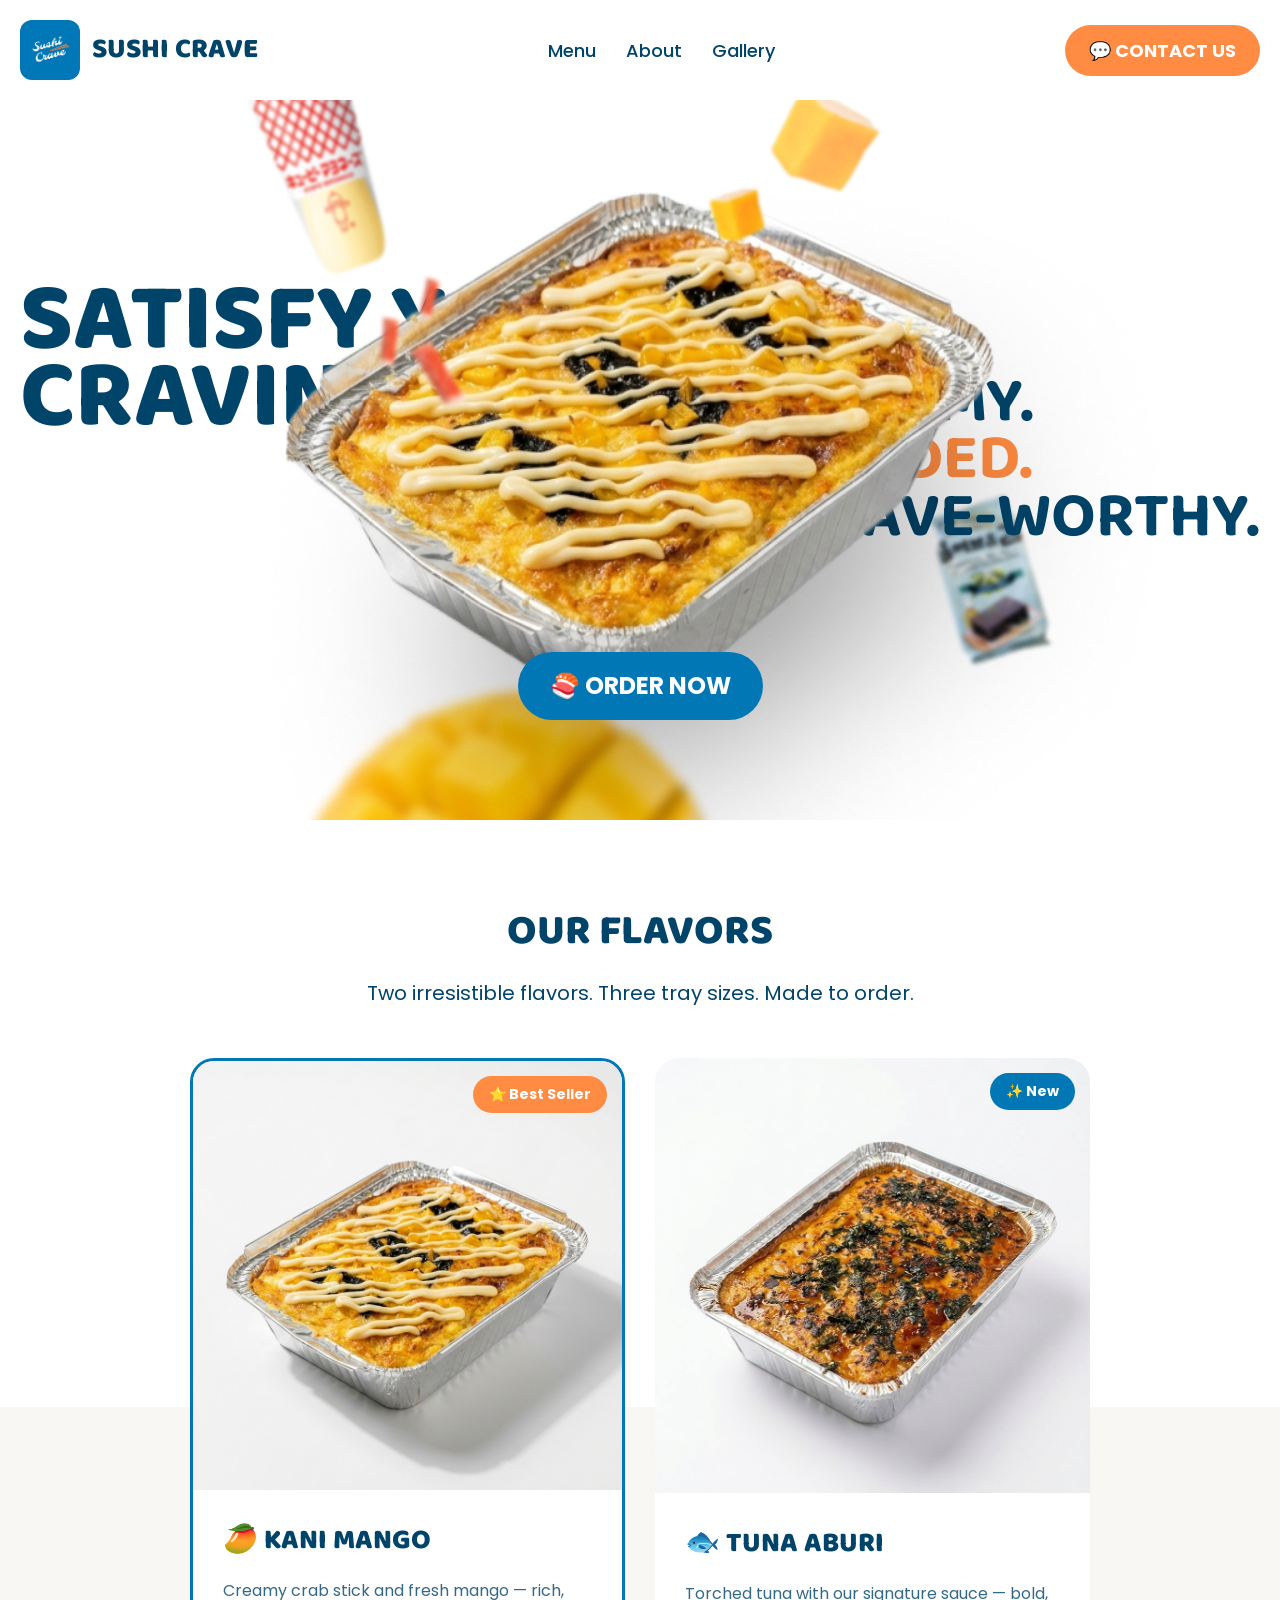
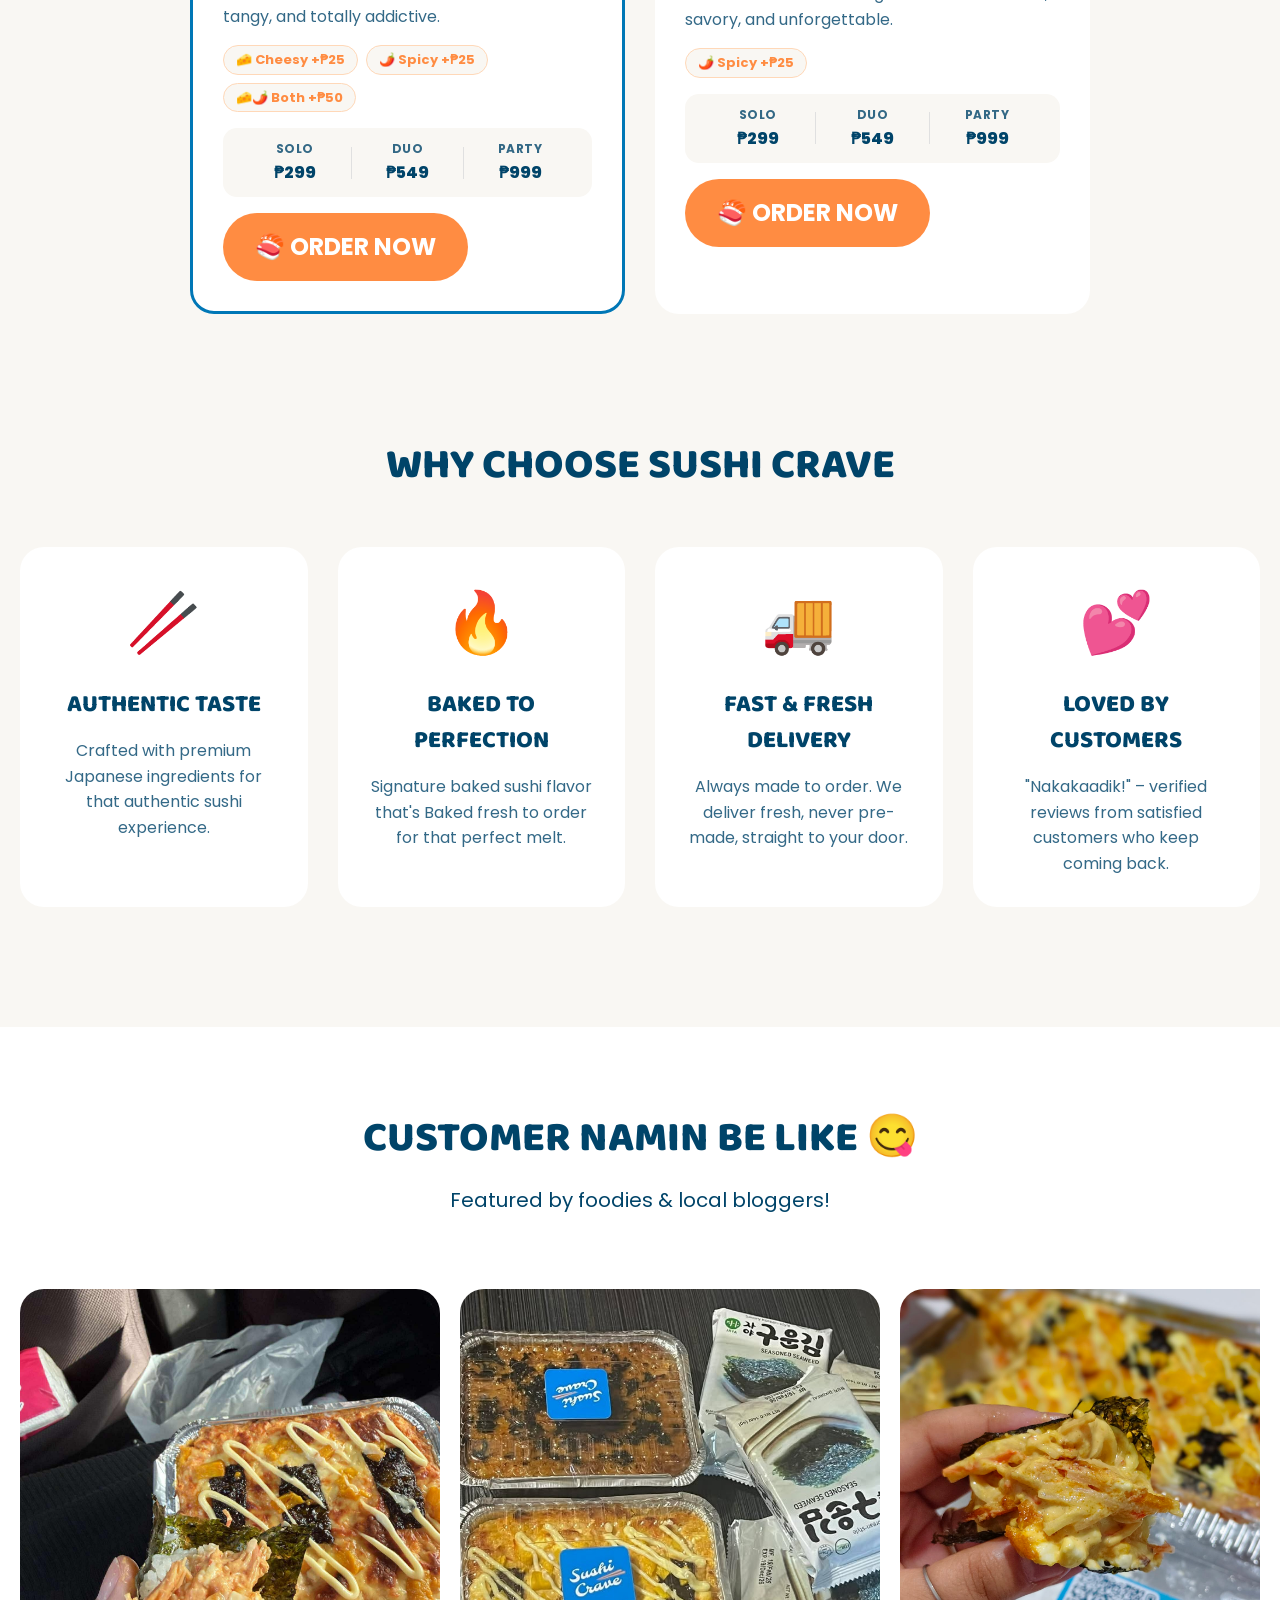
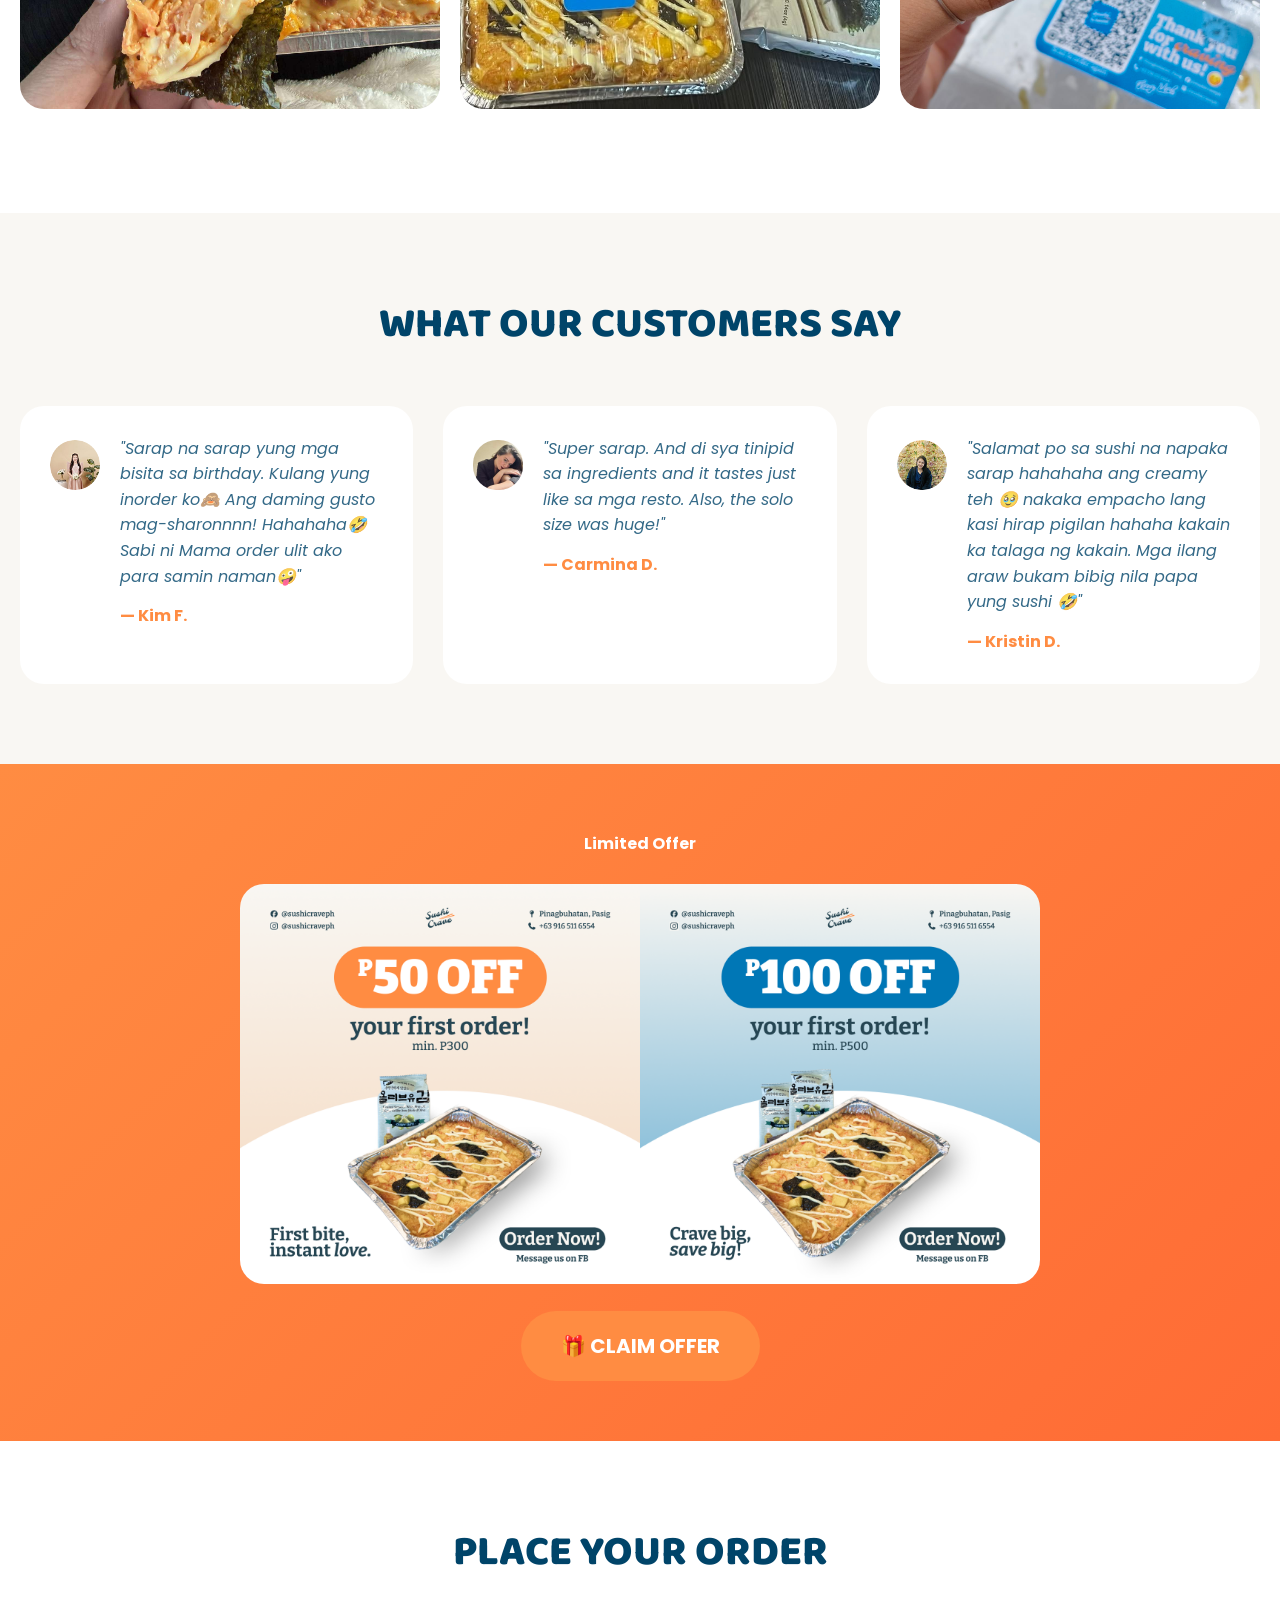
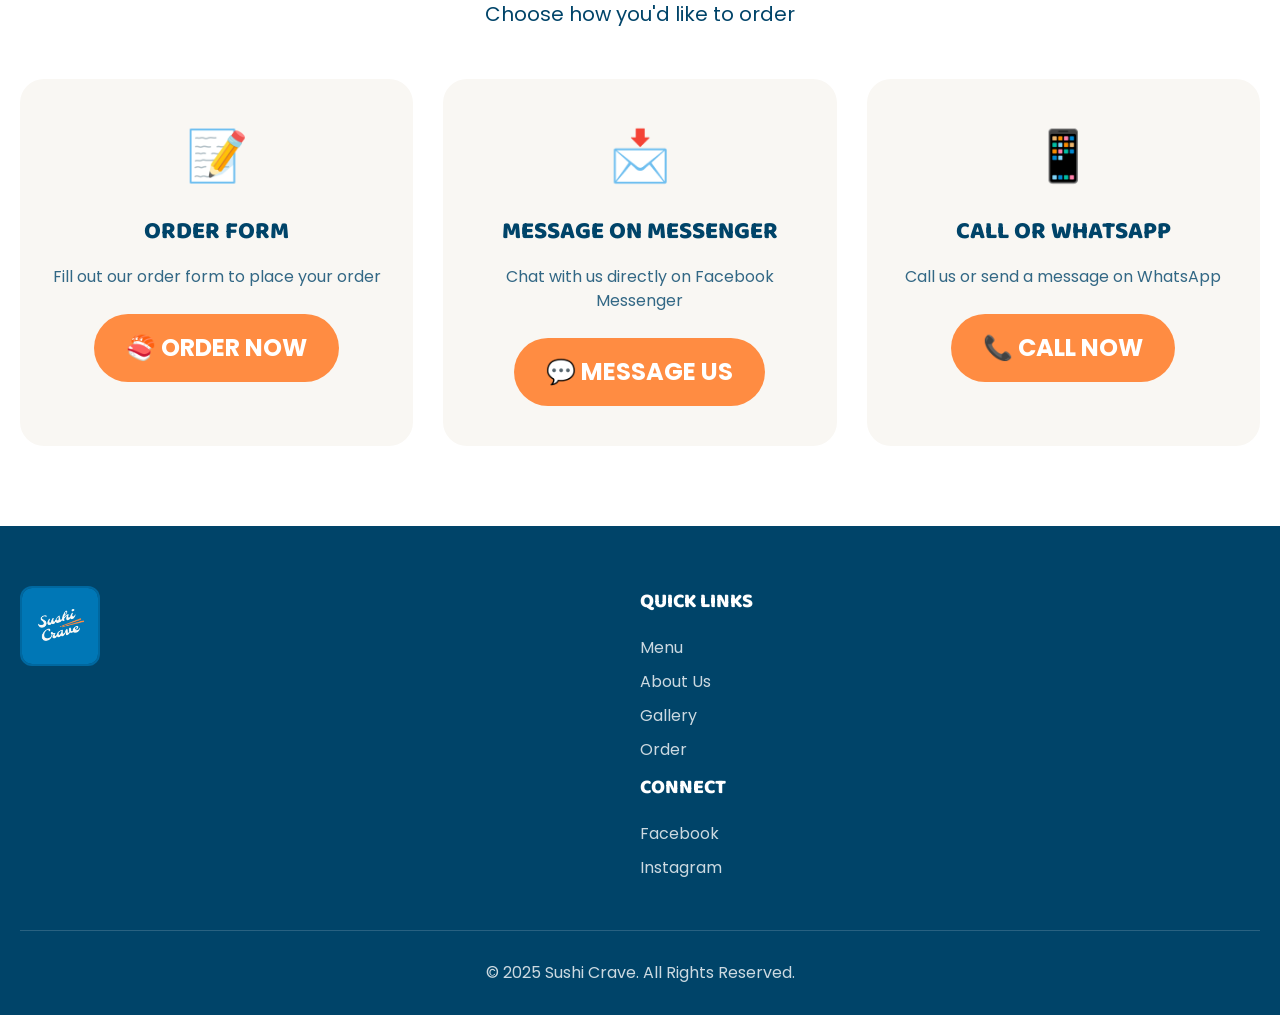
<file: index.html>
<!doctype html>
<html lang="en">
    <head>
        <meta charset="UTF-8" />
        <meta name="viewport" content="width=device-width, initial-scale=1.0" />
        <link
            rel="icon"
            type="image/png"
            sizes="32x32"
            href="images/favicon-32x32.png"
        />
        <link
            rel="icon"
            type="image/png"
            sizes="16x16"
            href="images/favicon-16x16.png"
        />
        <link
            rel="apple-touch-icon"
            sizes="180x180"
            href="images/apple-touch-icon.png"
        />
        <title>Sushi Crave - Premium Sushi Bakes Freshly Made Daily</title>
        <meta
            name="description"
            content="Satisfy your cravings with premium sushi bakes. From solo bites to party trays — made with love, baked to perfection."
        />

        <!-- Open Graph meta tags -->
        <meta
            property="og:title"
            content="Sushi Crave - Premium Sushi Bakes Freshly Made Daily"
        />
        <meta
            property="og:description"
            content="Satisfy your cravings with premium sushi bakes. From solo bites to party trays — made with love, torched to perfection."
        />
        <meta property="og:type" content="website" />
        <meta property="og:url" content="https://sushicraveph.vercel.app/" />
        <meta
            property="og:image"
            content="https://sushicraveph.vercel.app/images/og.png"
        />
        <!-- You may need to adjust og:url and og:image to your actual domain and image path -->

        <link rel="stylesheet" href="style.css" />
        <link rel="preconnect" href="https://fonts.googleapis.com" />
        <link rel="preconnect" href="https://fonts.gstatic.com" crossorigin />
        <link
            href="https://fonts.googleapis.com/css2?family=Baloo+2:wght@400;500;600;700;800&family=Poppins:wght@400;500;600;700&display=swap"
            rel="stylesheet"
        />
    </head>
    <body>
        <!-- Header/Navigation -->
        <header class="site-header">
            <nav class="main-nav">
                <div class="nav-container">
                    <div class="logo">
                        <h1>
                            <img
                                src="images/sushicrave-logo.png"
                                alt="Sushi Crave Logo"
                                height="60"
                            />
                            <span class="site-title">Sushi Crave</span>
                        </h1>
                    </div>
                    <ul class="nav-menu">
                        <li><a href="#menu">Menu</a></li>
                        <li><a href="#why-choose">About</a></li>
                        <li><a href="#gallery">Gallery</a></li>
                    </ul>
                    <a href="#order" class="button primary nav-cta"
                        >💬 Contact Us</a
                    >
                </div>
            </nav>
        </header>

        <main>
            <!-- 1. Hero Section -->
            <section class="hero">
                <div class="tray"></div>
                <div class="hero-content">
                    <h1>
                        Satisfy Your<br />
                        Cravings
                    </h1>
                    <p>
                        Creamy. <br /><span style="color: #ff8c42"
                            >Loaded.</span
                        >
                        <br />

                        Crave-Worthy.
                    </p>
                </div>
                <a
                    href="order.html"
                    class="button primary"
                    style="background-color: #0277b6"
                    >🍣 Order Now</a
                >
            </section>

            <!-- 2. Menu Highlights / Flavors -->
            <section id="menu" class="menu-section">
                <div class="section-container">
                    <h2 class="section-title">Our Flavors</h2>
                    <p class="section-subtitle">
                        Two irresistible flavors. Three tray sizes. Made to
                        order.
                    </p>
                    <div class="tray-cards flavor-cards">
                        <div class="tray-card featured">
                            <div class="savings-badge">⭐ Best Seller</div>
                            <div class="tray-image">
                                <img
                                    src="images/Gemini_Generated_Image_wg4ui1wg4ui1wg4u.png"
                                    alt="Kani Mango Sushi Bake"
                                />
                            </div>
                            <div class="tray-content">
                                <h3>🥭 Kani Mango</h3>
                                <p class="tray-description">
                                    Creamy crab stick and fresh mango — rich,
                                    tangy, and totally addictive.
                                </p>
                                <div class="flavor-addons">
                                    <span class="addon-tag"
                                        >🧀 Cheesy +₱25</span
                                    >
                                    <span class="addon-tag">🌶️ Spicy +₱25</span>
                                    <span class="addon-tag"
                                        >🧀🌶️ Both +₱50</span
                                    >
                                </div>
                                <div class="tray-sizes-mini">
                                    <div class="size-item">
                                        <span class="size-name">Solo</span>
                                        <span class="size-price">₱299</span>
                                    </div>
                                    <div class="size-divider"></div>
                                    <div class="size-item">
                                        <span class="size-name">Duo</span>
                                        <span class="size-price">₱549</span>
                                    </div>
                                    <div class="size-divider"></div>
                                    <div class="size-item">
                                        <span class="size-name">Party</span>
                                        <span class="size-price">₱999</span>
                                    </div>
                                </div>
                                <a href="order.html" class="button primary"
                                    >🍣 Order Now</a
                                >
                            </div>
                        </div>
                        <div class="tray-card">
                            <div
                                class="savings-badge"
                                style="background: #0277b6"
                            >
                                ✨ New
                            </div>
                            <div class="tray-image">
                                <img
                                    src="images/Gemini_Generated_Image_zfpv02zfpv02zfpv.png"
                                    alt="Tuna Aburi Sushi Bake"
                                />
                            </div>
                            <div class="tray-content">
                                <h3>🐟 Tuna Aburi</h3>
                                <p class="tray-description">
                                    Torched tuna with our signature sauce —
                                    bold, savory, and unforgettable.
                                </p>
                                <div class="flavor-addons">
                                    <span class="addon-tag">🌶️ Spicy +₱25</span>
                                </div>
                                <div class="tray-sizes-mini">
                                    <div class="size-item">
                                        <span class="size-name">Solo</span>
                                        <span class="size-price">₱299</span>
                                    </div>
                                    <div class="size-divider"></div>
                                    <div class="size-item">
                                        <span class="size-name">Duo</span>
                                        <span class="size-price">₱549</span>
                                    </div>
                                    <div class="size-divider"></div>
                                    <div class="size-item">
                                        <span class="size-name">Party</span>
                                        <span class="size-price">₱999</span>
                                    </div>
                                </div>
                                <a href="order.html" class="button primary"
                                    >🍣 Order Now</a
                                >
                            </div>
                        </div>
                    </div>
                </div>
            </section>

            <!-- 3. Why Choose Sushi Crave -->
            <section id="why-choose" class="why-choose-section">
                <div class="section-container">
                    <h2 class="section-title">Why Choose Sushi Crave</h2>
                    <div class="features-grid">
                        <div class="feature-card">
                            <div class="feature-icon">🥢</div>
                            <h3>Authentic Taste</h3>
                            <p>
                                Crafted with premium Japanese ingredients for
                                that authentic sushi experience.
                            </p>
                        </div>
                        <div class="feature-card">
                            <div class="feature-icon">🔥</div>
                            <h3>Baked to Perfection</h3>
                            <p>
                                Signature baked sushi flavor that's Baked fresh
                                to order for that perfect melt.
                            </p>
                        </div>
                        <div class="feature-card">
                            <div class="feature-icon">🚚</div>
                            <h3>Fast & Fresh Delivery</h3>
                            <p>
                                Always made to order. We deliver fresh, never
                                pre-made, straight to your door.
                            </p>
                        </div>
                        <div class="feature-card">
                            <div class="feature-icon">💕</div>
                            <h3>Loved by Customers</h3>
                            <p>
                                "Nakakaadik!" – verified reviews from satisfied
                                customers who keep coming back.
                            </p>
                        </div>
                    </div>
                </div>
            </section>

            <!-- 4. Gallery Section -->
            <section id="gallery" class="gallery-section">
                <div class="section-container">
                    <h2 class="section-title">Customer namin be like 😋</h2>
                    <p class="section-subtitle">
                        Featured by foodies & local bloggers!
                    </p>
                    <div class="gallery-carousel-wrapper">
                        <div class="gallery-carousel" id="gallery-carousel">
                            <!-- Gallery items will be generated dynamically by JavaScript -->
                        </div>
                    </div>
                </div>
            </section>

            <!-- 5. Testimonials / Reviews -->
            <section class="testimonials-section">
                <div class="section-container">
                    <h2 class="section-title">What Our Customers Say</h2>
                    <div class="testimonials-slider">
                        <div class="testimonial-card">
                            <div class="testimonial-avatar">
                                <img
                                    src="images/testimonials/kim.png"
                                    alt="Kim F."
                                />
                            </div>
                            <div class="testimonial-content">
                                <p class="testimonial-text">
                                    "Sarap na sarap yung mga bisita sa birthday.
                                    Kulang yung inorder ko🙈 Ang daming gusto
                                    mag-sharonnnn! Hahahaha🤣 Sabi ni Mama order
                                    ulit ako para samin naman🤪"
                                </p>
                                <p class="testimonial-author">— Kim F.</p>
                            </div>
                        </div>
                        <div class="testimonial-card">
                            <div class="testimonial-avatar">
                                <img
                                    src="images/testimonials/carmina.jpg"
                                    alt="Carmina D."
                                />
                            </div>
                            <div class="testimonial-content">
                                <p class="testimonial-text">
                                    "Super sarap. And di sya tinipid sa
                                    ingredients and it tastes just like sa mga
                                    resto. Also, the solo size was huge!"
                                </p>
                                <p class="testimonial-author">— Carmina D.</p>
                            </div>
                        </div>
                        <div class="testimonial-card">
                            <div class="testimonial-avatar">
                                <img
                                    src="images/testimonials/kristin.png"
                                    alt="Kristin D."
                                />
                            </div>
                            <div class="testimonial-content">
                                <p class="testimonial-text">
                                    "Salamat po sa sushi na napaka sarap
                                    hahahaha ang creamy teh 🥹 nakaka empacho
                                    lang kasi hirap pigilan hahaha kakain ka
                                    talaga ng kakain. Mga ilang araw bukam bibig
                                    nila papa yung sushi 🤣"
                                </p>
                                <p class="testimonial-author">— Kristin D.</p>
                            </div>
                        </div>
                    </div>
                </div>
            </section>

            <!-- 6. Promo / Collaboration Banner -->
            <section class="promo-section">
                <div class="promo-banner">
                    <div class="promo-badge">Limited Offer</div>
                    <img src="images/promos/1.png" alt="Cheesecake" />
                    <a href="order.html" class="button primary large"
                        >🎁 Claim Offer</a
                    >
                </div>
            </section>

            <!-- 7. Order / Contact Section -->
            <section id="order" class="order-section">
                <div class="section-container">
                    <h2 class="section-title">Place Your Order</h2>
                    <p class="section-subtitle">
                        Choose how you'd like to order
                    </p>
                    <div class="order-options">
                        <div class="order-card">
                            <div class="order-icon">📝</div>
                            <h3>Order Form</h3>
                            <p>Fill out our order form to place your order</p>
                            <a href="order.html" class="button primary"
                                >🍣 Order Now</a
                            >
                        </div>
                        <div class="order-card">
                            <div class="order-icon">📩</div>
                            <h3>Message on Messenger</h3>
                            <p>Chat with us directly on Facebook Messenger</p>
                            <a
                                href="https://m.me/61580680357358"
                                class="button primary"
                                target="_blank"
                                >💬 Message Us</a
                            >
                        </div>
                        <div class="order-card">
                            <div class="order-icon">📱</div>
                            <h3>Call or WhatsApp</h3>
                            <p>Call us or send a message on WhatsApp</p>
                            <a href="tel:+639165116554" class="button primary"
                                >📞 Call Now</a
                            >
                        </div>
                    </div>
                </div>
            </section>
        </main>

        <!-- 8. Footer -->
        <footer class="site-footer">
            <div class="footer-container">
                <div class="footer-content">
                    <div class="footer-brand">
                        <img
                            src="images/sushicrave-logo.png"
                            alt="Sushi Crave Logo"
                            height="120"
                        />
                    </div>
                    <div class="footer-links">
                        <div class="footer-column">
                            <h4>Quick Links</h4>
                            <ul>
                                <li><a href="#menu">Menu</a></li>
                                <li><a href="#why-choose">About Us</a></li>
                                <li><a href="#gallery">Gallery</a></li>
                                <li><a href="#order">Order</a></li>
                            </ul>
                        </div>
                        <div class="footer-column">
                            <h4>Connect</h4>
                            <ul>
                                <li>
                                    <a
                                        href="https://www.facebook.com/sushicraveph"
                                        target="_blank"
                                        >Facebook</a
                                    >
                                </li>
                                <li>
                                    <a
                                        href="https://www.instagram.com/sushicraveph"
                                        target="_blank"
                                        >Instagram</a
                                    >
                                </li>
                            </ul>
                        </div>
                    </div>
                </div>
                <div class="footer-bottom">
                    <p>&copy; 2025 Sushi Crave. All Rights Reserved.</p>
                </div>
            </div>
        </footer>

        <script>
            // Gallery images array - automatically includes all images from images/gallery folder
            const galleryImages = [
                "images/gallery/1.jpg",
                "images/gallery/2.jpg",
                "images/gallery/3.jpeg",
                "images/gallery/4.jpg",
                "images/gallery/5.jpg",
                "images/gallery/6.jpeg",
                "images/gallery/7.jpg",
                "images/gallery/8.jpg",
            ];

            // Function to generate gallery items
            function generateGallery() {
                const carousel = document.getElementById("gallery-carousel");

                if (!carousel) return;

                // Clear existing content
                carousel.innerHTML = "";

                // Generate gallery items (original set)
                galleryImages.forEach((imagePath, index) => {
                    const galleryItem = document.createElement("div");
                    galleryItem.className = "gallery-item";

                    const placeholder = document.createElement("div");
                    placeholder.className = "gallery-placeholder";

                    const img = document.createElement("img");
                    img.src = imagePath;
                    img.alt = `Gallery ${index + 1}`;
                    img.style.objectFit = "cover";
                    img.style.width = "100%";
                    img.style.height = "100%";

                    placeholder.appendChild(img);
                    galleryItem.appendChild(placeholder);
                    carousel.appendChild(galleryItem);
                });

                // Generate duplicate items for seamless loop
                galleryImages.forEach((imagePath, index) => {
                    const galleryItem = document.createElement("div");
                    galleryItem.className = "gallery-item";

                    const placeholder = document.createElement("div");
                    placeholder.className = "gallery-placeholder";

                    const img = document.createElement("img");
                    img.src = imagePath;
                    img.alt = `Gallery ${index + 1}`;
                    img.style.objectFit = "cover";
                    img.style.width = "100%";
                    img.style.height = "100%";

                    placeholder.appendChild(img);
                    galleryItem.appendChild(placeholder);
                    carousel.appendChild(galleryItem);
                });
            }

            // Generate gallery when DOM is loaded
            if (document.readyState === "loading") {
                document.addEventListener("DOMContentLoaded", generateGallery);
            } else {
                generateGallery();
            }

            // Parallax effect for mobile devices
            function initParallax() {
                const tray = document.querySelector(".hero .tray");
                const hero = document.querySelector(".hero");
                if (!tray || !hero) return;

                // Check if we're on mobile phone only (not tablet or desktop)
                // Using 640px breakpoint to exclude tablets (typically 768px+)
                const isMobile = window.innerWidth <= 640;

                if (isMobile) {
                    let ticking = false;
                    let lastScrollY = window.scrollY;

                    function updateParallax() {
                        const scrollY = window.scrollY;
                        const heroRect = hero.getBoundingClientRect();
                        const heroHeight = hero.offsetHeight;

                        // Calculate how much of the hero section is visible
                        // When hero is at top of viewport, scrollProgress = 0
                        // When hero is scrolled past, scrollProgress = 1
                        const heroTop = heroRect.top;
                        const scrollProgress = Math.max(
                            -100,
                            Math.min(1, -heroTop / heroHeight),
                        );

                        // Parallax effect: background moves slower than scroll
                        // Multiplier of 0.5 means background moves at half the scroll speed
                        // Negative because we want it to move opposite to scroll direction
                        const parallaxSpeed = 0.6; // Adjust this for more/less movement (0.3-0.8 range)
                        const initialOffset = -100; // Initial position offset
                        const parallaxOffset =
                            initialOffset + scrollY * parallaxSpeed;

                        // Apply parallax - background moves down as user scrolls down
                        tray.style.backgroundPosition = `center ${parallaxOffset}px`;

                        lastScrollY = scrollY;
                        ticking = false;
                    }

                    function requestTick() {
                        if (!ticking) {
                            requestAnimationFrame(updateParallax);
                            ticking = true;
                        }
                    }

                    // Listen to scroll events
                    window.addEventListener("scroll", requestTick, {
                        passive: true,
                    });

                    // Initial call
                    updateParallax();
                }
            }

            // Initialize parallax
            if (document.readyState === "loading") {
                document.addEventListener("DOMContentLoaded", initParallax);
            } else {
                initParallax();
            }

            // Re-initialize on resize to handle orientation changes
            let resizeTimer;
            window.addEventListener("resize", function () {
                clearTimeout(resizeTimer);
                resizeTimer = setTimeout(function () {
                    const tray = document.querySelector(".hero .tray");
                    if (tray && window.innerWidth > 640) {
                        // Reset styles for tablet/desktop
                        tray.style.backgroundPosition = "";
                        tray.style.transform = "";
                    } else {
                        // Re-initialize for mobile
                        initParallax();
                    }
                }, 250);
            });
        </script>
    </body>
</html>
</file>
<file: style.css>
:root {
    --text-muted: rgba(0, 68, 105, 0.8);
    --cream: #F9F7F3;
}

* {
    margin: 0;
    padding: 0;
    box-sizing: border-box;
}

body {
    font-family: "Poppins", sans-serif;
    font-size: 16px;
    line-height: 1.5;
    color: #004469;
    background: #ffffff;
}

h1,
h2,
h3,
h4,
h5,
h6 {
    font-family: "Baloo 2", sans-serif;
    text-transform: uppercase;
}

article:first-child {
    background: radial-gradient(
        circle,
        #ffffff 0%,
        var(--cream) 40%,
        var(--cream) 100%
    );
}

#why-choose .section-container {
    padding-top: 40px;
    padding-bottom: 120px;
}

.section-container,
.hero {
    max-width: 1440px;
    margin: 0 auto;
    padding: 0 20px;
}

.hero {
    height: 720px;
    background: url("images/blurred-ingredients.png") no-repeat center center;
    background-size: cover;
    position: relative;

    display: flex;
    align-items: center;
    justify-content: center;
}

.hero-content {
    display: flex;
    align-items: center;
    justify-content: space-between;
    height: 100%;
    width: 100%;
}

.hero h1,
.hero p {
    font-family: "Baloo 2", sans-serif;
    text-transform: uppercase;
}

.hero h1 {
    font-size: 96px;
    line-height: 80%;
    margin-top: -200px;
    font-weight: 800;
}

.hero p {
    font-size: 64px;
    line-height: 0.9;
    font-weight: 700;
}

.hero .tray {
    background: url("images/tray.png") no-repeat center top;
    position: absolute;
    top: 0;
    left: 0;
    width: 100%;
    height: 100%;
    background-size: cover;
    background-attachment: fixed;
}

/* Disable fixed attachment on mobile for better compatibility */
@media (max-width: 768px) {
    .hero .tray {
        background-attachment: scroll;
    }
}

.tray-sizes {
    height: 720px;
    background: white;
    padding-top: 100px;
    padding-bottom: 100px;
}

.tray-sizes h2 {
    font-size: 48px;
    font-weight: 800;
    text-align: center;
}

.hero .button {
    position: absolute;
    bottom: 100px;
}

.button {
    padding: 16px 32px;
    border-radius: 9999px;
    font-size: 24px;
    font-weight: 700;
    font-family: inherit;
    text-decoration: none;
    text-transform: uppercase;
    color: white;
    background: #004469;
    border: none;
    cursor: pointer;
    display: inline-block;
}

.button.blue {
    background: #0277b6;
}

.button.peach {
    background-color: var(--cream);
    color: #004469;
}

.button.primary {
    background: #ff8c42;
}

.button.secondary {
    background: transparent;
    border: 2px solid #ff8c42;
    color: #ff8c42;
}

.button.large {
    padding: 20px 40px;
    font-size: 20px;
}

/* Header Styles */
.site-header {
    background: #ffffff;
    position: sticky;
    top: 0;
    z-index: 1000;
}

.site-title {
    display: block;
    text-transform: uppercase;
}

.main-nav {
    max-width: 1440px;
    margin: 0 auto;
    padding: 0 20px;
}

.nav-container {
    display: flex;
    align-items: center;
    justify-content: space-between;
    padding: 20px 0;
}

.logo h1 {
    font-size: 28px;
    color: #004469;
    margin: 0;
    font-weight: 800;
    display: flex;
    align-items: center;
    gap: 12px;
}

.logo img {
    border-radius: 12px;
}

.nav-menu {
    display: flex;
    list-style: none;
    gap: 30px;
    align-items: center;
    font-size: 18px;
}

.nav-menu a {
    text-decoration: none;
    color: #004469;
    font-weight: 500;
    transition: color 0.3s;
}

.nav-menu a:hover {
    color: #ff8c42;
}

.nav-cta {
    padding: 12px 24px;
    font-size: 18px;
}

/* Hero Section */
.hero-section {
    position: relative;
    height: 600px;
    background: url("images/tray.png") no-repeat center center;
    background-size: cover;
    display: flex;
    align-items: center;
    justify-content: center;
    text-align: center;
    color: white;
}

.hero-overlay {
    position: absolute;
    top: 0;
    left: 0;
    right: 0;
    bottom: 0;
    background: linear-gradient(
        to bottom,
        rgba(0, 0, 0, 0.4),
        rgba(0, 0, 0, 0.6)
    );
}

.hero-section .hero-content {
    position: relative;
    z-index: 1;
    max-width: 800px;
    padding: 0 20px;
}

.hero-title {
    font-size: 48px;
    font-weight: 800;
    margin-bottom: 20px;
    line-height: 1.2;
}

.hero-subtitle {
    font-size: 24px;
    margin-bottom: 40px;
    font-weight: 400;
}

.hero-cta {
    display: flex;
    gap: 20px;
    justify-content: center;
    flex-wrap: wrap;
}

/* Section Container */
.section-container {
    max-width: 1440px;
    margin: 0 auto;
    padding: 80px 20px;
}

.section-title {
    font-family: "Baloo 2", sans-serif;
    font-size: 42px;
    font-weight: 800;
    text-align: center;
    margin-bottom: 15px;
    color: #004469;
}

.section-subtitle {
    font-size: 20px;
    text-align: center;
    color: #004469;
    margin-bottom: 50px;
}

/* Menu Section */
.menu-section {
    background: #ffffff;
    position: relative;
}

section#menu::after {
    content: "";
    height: 50%;
    position: absolute;
    bottom: 0;
    background-color: var(--cream);
    width: 100%;
    z-index: 0;
}

.tray-cards {
    display: grid;
    grid-template-columns: repeat(auto-fit, minmax(300px, 1fr));
    gap: 30px;
    margin-top: 50px;
}

.tray-card {
    background: #ffffff;
    border-radius: 24px;
    overflow: hidden;
    transition:
        transform 0.3s,
        box-shadow 0.3s;
    position: relative;
    z-index: 1;
}

.tray-image img {
    width: 100%;
    height: 100%;
    object-fit: cover;
    aspect-ratio: 1/1;
}

.tray-card:hover {
    transform: translateY(-5px);
    box-shadow: 0 8px 30px rgba(0, 0, 0, 0.15);
}

.tray-card.featured {
    border: 3px solid #0077b6;
}

.tray-card:nth-child(2) .savings-badge {
    background: #5aa7cf;
}

.savings-badge {
    position: absolute;
    top: 15px;
    right: 15px;
    background: #ff8c42;
    color: white;
    padding: 8px 16px;
    border-radius: 24px;
    font-size: 14px;
    font-weight: 700;
    z-index: 1;
}

.tray-image {
    display: flex;
    align-items: center;
    justify-content: center;
    font-size: 80px;
}

.tray-content {
    padding: 30px;
    display: flex;
    flex-direction: column;
    align-items: start;
    gap: 16px;
}

.tray-content h3 {
    font-size: 28px;
    color: #004469;
    font-weight: 800;
}

.tray-description {
    font-size: 16px;
    line-height: 1.6;
    color: var(--text-muted);
}

.tray-price {
    font-size: 24px;
    font-weight: 700;
}

/* Flavor cards (menu section) */
.flavor-cards {
    grid-template-columns: repeat(2, 1fr);
    max-width: 900px;
    margin-left: auto;
    margin-right: auto;
}

.flavor-addons {
    display: flex;
    flex-wrap: wrap;
    gap: 8px;
}

.addon-tag {
    display: inline-flex;
    align-items: center;
    gap: 5px;
    background: var(--cream);
    color: #ff8c42;
    border: 1px solid #ffd8b8;
    border-radius: 99px;
    padding: 4px 12px;
    font-size: 13px;
    font-weight: 700;
}

.tray-sizes-mini {
    display: flex;
    align-items: center;
    background: var(--cream);
    border-radius: 14px;
    padding: 12px 16px;
    width: 100%;
    box-sizing: border-box;
}

.size-item {
    flex: 1;
    display: flex;
    flex-direction: column;
    align-items: center;
    gap: 3px;
}

.size-name {
    font-size: 12px;
    font-weight: 700;
    color: var(--text-muted);
    text-transform: uppercase;
    letter-spacing: 0.05em;
}

.size-price {
    font-size: 16px;
    font-weight: 800;
    color: #004469;
}

.size-divider {
    width: 1px;
    height: 32px;
    background: #e0e0e0;
    flex-shrink: 0;
}

@media (max-width: 768px) {
    .flavor-cards {
        grid-template-columns: 1fr;
    }
}

/* Why Choose Section */
.why-choose-section {
    background: var(--cream);
}

.features-grid {
    display: grid;
    grid-template-columns: repeat(auto-fit, minmax(250px, 1fr));
    gap: 30px;
    margin-top: 50px;
}

.feature-card {
    text-align: center;
    padding: 30px;
    background: white;
    border-radius: 24px;
}

.feature-icon {
    font-size: 60px;
    margin-bottom: 20px;
}

.feature-card h3 {
    font-size: 24px;
    margin-bottom: 15px;
    color: #004469;
    font-weight: 800;
}

.feature-card p {
    font-size: 16px;
    line-height: 1.6;
    color: var(--text-muted);
}

/* Gallery Section */
.gallery-carousel-wrapper {
    overflow: hidden;
    width: 100%;
    margin-top: 50px;
    position: relative;

    padding: 24px 0;
}

.gallery-carousel {
    display: flex;
    gap: 20px;
    animation: scroll 30s linear infinite;
    width: fit-content;
}

@keyframes scroll {
    0% {
        transform: translateX(0);
    }
    100% {
        transform: translateX(-50%);
    }
}

.gallery-item {
    flex-shrink: 0;
    width: 420px;
    border-radius: 24px;
    overflow: hidden;
    background: white;
}

.gallery-placeholder {
    height: 420px;
    background: linear-gradient(135deg, #ff8c42 0%, #ff6b35 100%);
    display: flex;
    align-items: center;
    justify-content: center;
    font-size: 60px;
}

.gallery-caption {
    padding: 15px;
    text-align: center;
    background: white;
    font-weight: 500;
    color: #004469;
    font-size: 14px;
}

/* Pause animation on hover */
.gallery-carousel-wrapper:hover .gallery-carousel {
    animation-play-state: paused;
}

/* Testimonials Section */
.testimonials-section {
    background: var(--cream);
}

.testimonials-slider {
    display: grid;
    grid-template-columns: repeat(auto-fit, minmax(300px, 1fr));
    gap: 30px;
    margin-top: 50px;
}

.testimonial-card {
    background: white;
    padding: 30px;
    border-radius: 24px;
    display: flex;
    gap: 20px;
}

.testimonial-avatar {
    font-size: 50px;
    flex-shrink: 0;
}
.testimonial-avatar img {
    border-radius: 24px;
    object-fit: cover;
    width: 50px;
    height: auto;
}

.testimonial-content {
    flex: 1;
}

.testimonial-text {
    font-size: 16px;
    margin-bottom: 15px;
    line-height: 1.6;
    font-style: italic;
    color: var(--text-muted);
}

.testimonial-author {
    font-weight: 700;
    color: #ff8c42;
}

/* Promo Section */
.promo-section {
    background: linear-gradient(135deg, #ff8c42 0%, #ff6b35 100%);
    padding: 60px 20px;
}

.promo-banner {
    max-width: 800px;
    margin: 0 auto;
    text-align: center;
    color: white;
    position: relative;
}

.promo-banner img {
    border-radius: 24px;
    margin-bottom: 20px;
    width: 100%;
    height: auto;
}

.promo-badge {
    display: inline-block;
    padding: 8px 20px;
    border-radius: 24px;
    font-size: 16px;
    font-weight: 700;
    margin-bottom: 20px;
}

.promo-title {
    font-size: 36px;
    font-weight: 800;
    margin-bottom: 15px;
}

.promo-description {
    font-size: 18px;
    margin-bottom: 30px;
    opacity: 0.95;
}

/* Order Section */
.order-section {
    background: #ffffff;
}

.order-options {
    display: grid;
    grid-template-columns: repeat(auto-fit, minmax(280px, 1fr));
    gap: 30px;
    margin-top: 50px;
}

.order-card {
    background: var(--cream);
    padding: 40px 30px;
    border-radius: 24px;
    text-align: center;
}

.order-icon {
    font-size: 50px;
    margin-bottom: 20px;
}

.order-card h3 {
    font-size: 24px;
    margin-bottom: 15px;
    color: #004469;
    font-weight: 800;
}

.order-card p {
    font-size: 16px;
    margin-bottom: 25px;
    color: var(--text-muted);
}

.order-links {
    display: flex;
    gap: 10px;
    justify-content: center;
    flex-wrap: wrap;
}

.order-form-container {
    max-width: 600px;
    margin: 60px auto 0;
    background: #f8f9fa;
    padding: 40px;
    border-radius: 24px;
}

.order-form-container h3 {
    font-size: 28px;
    margin-bottom: 30px;
    text-align: center;
    color: #004469;
    font-weight: 800;
}

.form-group {
    margin-bottom: 25px;
}

.form-group label {
    display: block;
    margin-bottom: 8px;
    font-weight: 600;
    color: #004469;
}

.form-group input,
.form-group textarea {
    width: 100%;
    padding: 12px 16px;
    border: 2px solid #e0e0e0;
    border-radius: 24px;
    font-size: 16px;
    font-family: "Poppins", sans-serif;
    transition: border-color 0.3s;
}

.form-group input:focus,
.form-group textarea:focus {
    outline: none;
    border-color: #ff8c42;
}

.form-group textarea {
    resize: vertical;
}

.order-form .button {
    width: 100%;
    margin-top: 10px;
}

/* Footer */
.site-footer {
    background: #004469;
    color: white;
    padding: 60px 20px 30px;
}

.footer-container {
    max-width: 1440px;
    margin: 0 auto;
}

.footer-content {
    display: grid;
    grid-template-columns: 2fr 1fr 1fr;
    gap: 50px;
    margin-bottom: 40px;
}

.footer-brand img {
    height: 80px;
    border-radius: 12px;
    border: 2px solid #0068a0;
}

.footer-tagline {
    font-size: 18px;
    opacity: 0.9;
    font-style: italic;
}

.footer-column h4 {
    font-size: 20px;
    margin-bottom: 20px;
    font-weight: 800;
}

.footer-column ul {
    list-style: none;
}

.footer-column ul li {
    margin-bottom: 10px;
}

.footer-column a {
    color: white;
    text-decoration: none;
    opacity: 0.8;
    transition: opacity 0.3s;
}

.footer-column a:hover {
    opacity: 1;
}

.footer-bottom {
    text-align: center;
    padding-top: 30px;
    border-top: 1px solid rgba(255, 255, 255, 0.2);
    opacity: 0.8;
}

/* Responsive Design */
@media (max-width: 768px) {
    .hero p {
        font-size: 32px;
        margin-top: 150px;
    }
    .hero h1 {
        margin-top: -600px;
        font-size: 48px;
    }
    .site-title {
        display: none;
    }

    .nav-menu {
        display: none;
    }

    .hero-title {
        font-size: 32px;
    }

    .hero-subtitle {
        font-size: 18px;
    }

    .section-title {
        font-size: 32px;
    }

    .tray-cards {
        grid-template-columns: 1fr;
    }

    .features-grid {
        grid-template-columns: 1fr;
    }

    .gallery-item {
        width: 250px;
    }

    .gallery-placeholder {
        height: 250px;
    }

    .testimonials-slider {
        grid-template-columns: 1fr;
    }

    .order-options {
        grid-template-columns: 1fr;
    }

    .footer-content {
        grid-template-columns: 1fr;
        gap: 30px;
    }

    .hero-cta {
        flex-direction: column;
    }

    .hero-cta .button {
        width: 100%;
    }
}
</file>
